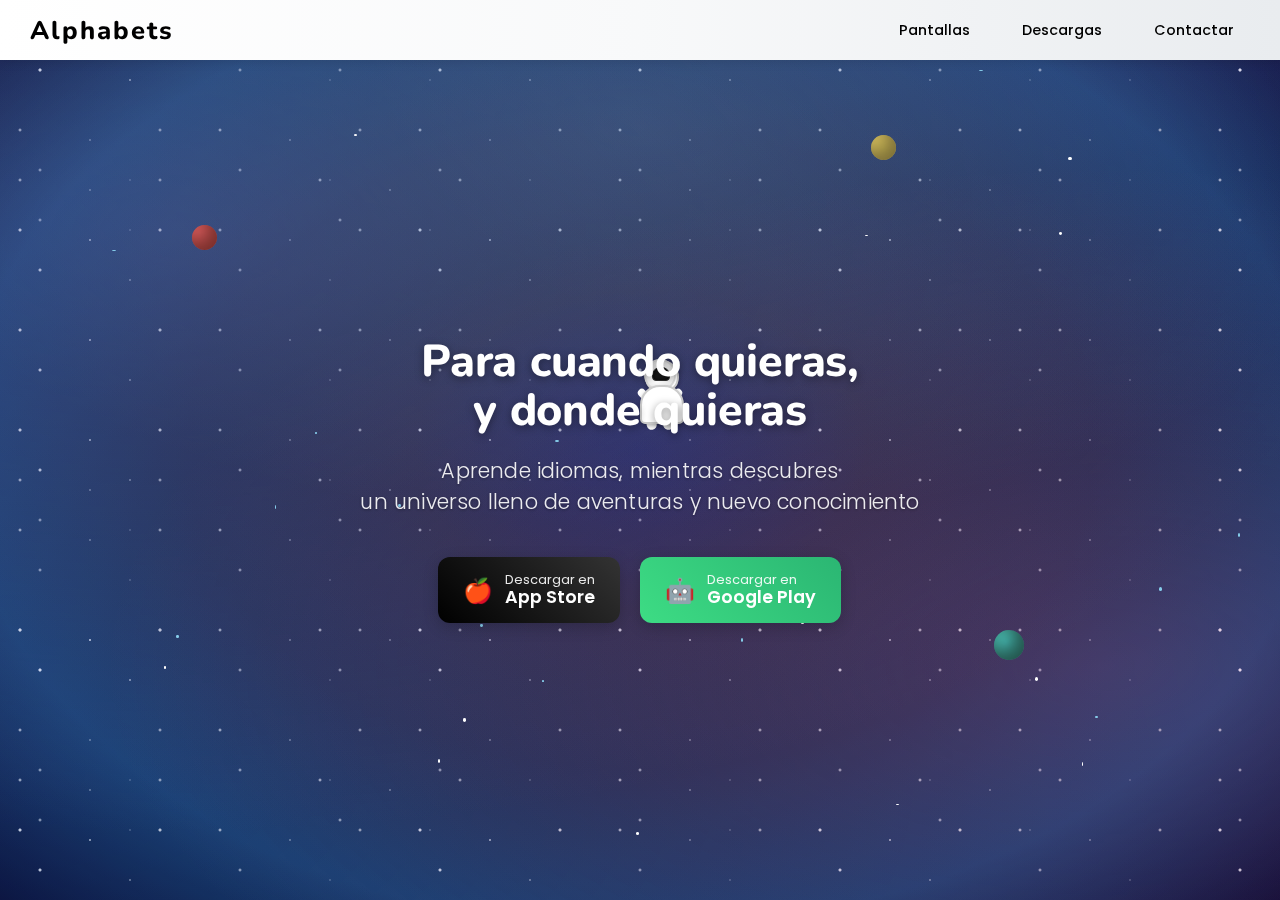
<file: index.html>
<!DOCTYPE html>
<html lang="es">
<head>
    <meta charset="UTF-8">
    <meta name="viewport" content="width=device-width, initial-scale=1.0">
    <title>Aprende Cuando Quieras</title>
    <script>
        // Redirección HTTPS inteligente
        if (location.protocol !== 'https:' && location.hostname !== 'localhost' && location.hostname !== '127.0.0.1') {
            // Solo redirigir si no hay error de certificado
            fetch('https:' + location.href.substring(location.protocol.length), { method: 'HEAD' })
                .then(() => {
                    location.replace('https:' + location.href.substring(location.protocol.length));
                })
                .catch(() => {
                    // Si HTTPS falla, mantener HTTP
                    console.log('HTTPS no disponible, manteniendo HTTP');
                });
        }
    </script>
    <link rel="preconnect" href="https://fonts.googleapis.com">
    <link rel="preconnect" href="https://fonts.gstatic.com" crossorigin>
    <link href="https://fonts.googleapis.com/css2?family=Quicksand:wght@300;400;500;600;700&family=Poppins:wght@300;400;500;600&family=Nunito:wght@400;600;700;800&display=swap" rel="stylesheet">
    <link rel="stylesheet" href="css/styles.css">
</head>
<body>
    <!-- Fondo del universo -->
    <div class="universe-bg">
        <div class="stars"></div>
        <div class="stars"></div>
        <div class="stars"></div>
        <div class="nebula"></div>
        
        <div class="planet planet-1"></div>
        <div class="planet planet-2"></div>
        <div class="planet planet-3"></div>
        
        <div class="astronaut">
            <div class="astronaut-helmet"></div>
            <div class="astronaut-arm-left"></div>
            <div class="astronaut-arm-right"></div>
            <div class="astronaut-leg-left"></div>
            <div class="astronaut-leg-right"></div>
        </div>
 

    </div>
    
    <!-- Barra superior -->
    <div class="top-bar">
        <h2>Alphabets</h2>
        <nav class="top-menu">
            <button class="menu-btn">Pantallas</button>
            <button class="menu-btn">Descargas</button>
            <button class="menu-btn contact-btn">Contactar</button>
            <div class="contact-dropdown">
                <div class="contact-content">
                    <span class="contact-email">hello@alphabetsuniverse.com</span>
                </div>
            </div>
        </nav>
    </div>
    

    

    
    <div class="container">
        <h1>Para cuando quieras,<br>y donde quieras</h1>
        <p class="subtitle">Aprende idiomas, mientras descubres<br> un universo lleno de aventuras y nuevo conocimiento</p>
        <div class="download-buttons">
            <button class="download-btn ios-btn">
                <span class="btn-icon">🍎</span>
                <span class="btn-text">
                    <span class="btn-title">Descargar en</span>
                    <span class="btn-platform">App Store</span>
                </span>
            </button>
            <button class="download-btn android-btn">
                <span class="btn-icon">🤖</span>
                <span class="btn-text">
                    <span class="btn-title">Descargar en</span>
                    <span class="btn-platform">Google Play</span>
                </span>
            </button>
        </div>
    </div>
    <script src="js/main.js"></script>
</body>
</html>
</file>
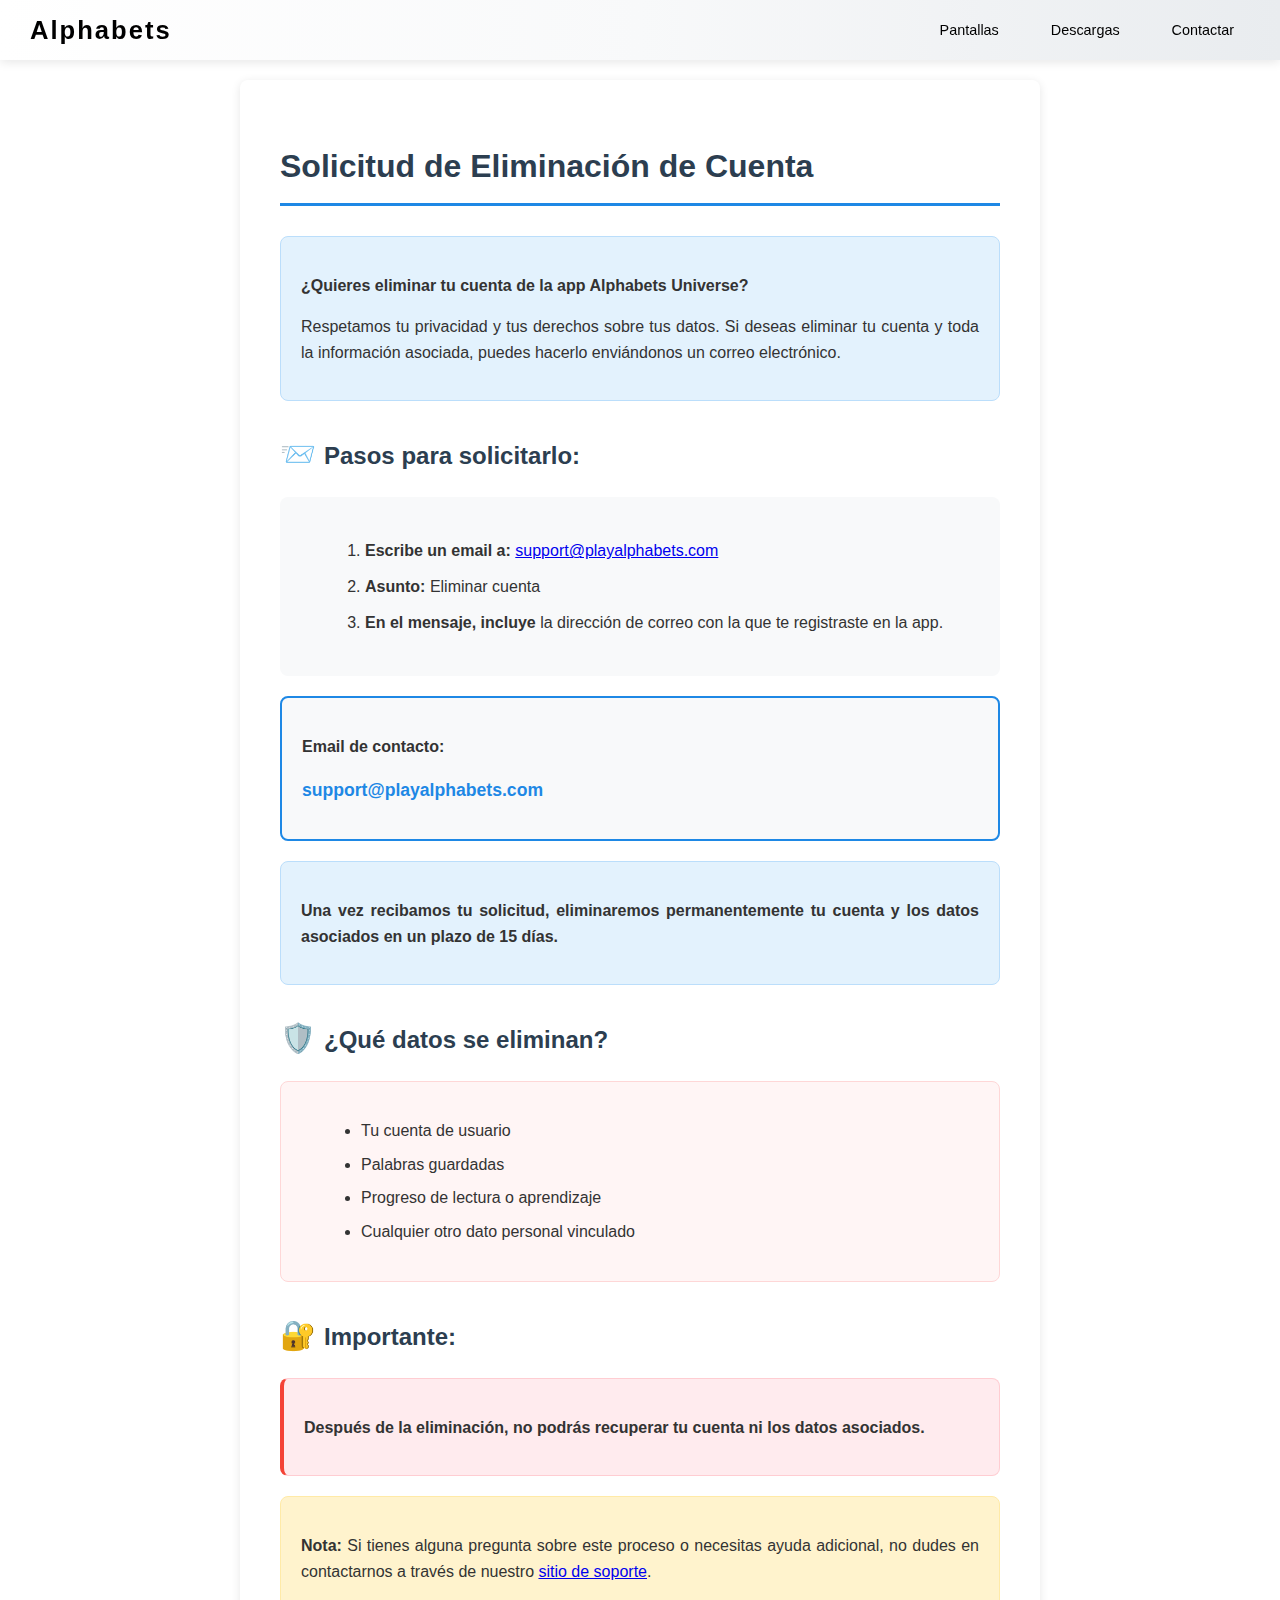
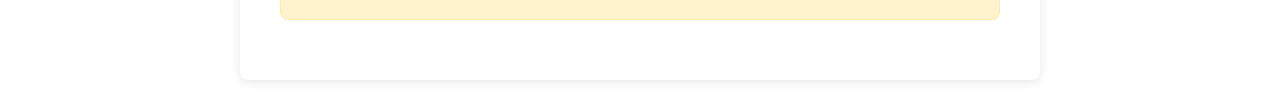
<file: eliminar-cuenta.html>
<!DOCTYPE html>
<html lang="es">
<head>
    <meta charset="UTF-8">
    <meta name="viewport" content="width=device-width, initial-scale=1.0">
    <title>Solicitud de Eliminación de Cuenta - Alphabets</title>
    <style>
        body {
            font-family: 'Segoe UI', Tahoma, Geneva, Verdana, sans-serif;
            line-height: 1.6;
            color: #333;
            max-width: 800px;
            margin: 0 auto;
            padding: 20px;
            background-color: white;
            padding-top: 80px; /* Espacio para la cabecera */
        }
        
        /* Barra superior blanca */
        .top-bar {
            position: fixed;
            top: 0;
            left: 0;
            right: 0;
            height: 60px;
            background: linear-gradient(90deg, #ffffff, #f8f9fa, #e9ecef);
            box-shadow: 0 2px 10px rgba(0, 0, 0, 0.1);
            display: flex;
            align-items: center;
            justify-content: space-between;
            padding: 0 30px;
            z-index: 2000;
        }

        .top-bar h2 {
            color: #000000;
            font-size: 1.6rem;
            font-family: 'Nunito', 'Quicksand', sans-serif;
            font-weight: 800;
            margin: 0;
            text-shadow: 0 1px 2px rgba(255, 255, 255, 0.5);
            letter-spacing: 2px;
        }

        .top-bar h2 a {
            text-decoration: none;
            color: inherit;
            transition: all 0.3s ease;
        }

        .top-bar h2 a:hover {
            color: #1E88E5;
            transform: scale(1.05);
        }

        /* Menú superior */
        .top-menu {
            display: flex;
            gap: 20px;
            align-items: center;
            position: relative;
        }

        .menu-btn {
            background: transparent;
            border: none;
            color: #000000;
            font-size: 0.9rem;
            font-weight: 500;
            padding: 8px 16px;
            border-radius: 6px;
            cursor: pointer;
            transition: all 0.3s ease;
            font-family: inherit;
        }

        .menu-btn:hover {
            background: rgba(0, 0, 0, 0.1);
            transform: translateY(-1px);
        }

        .menu-btn:active {
            transform: translateY(0);
        }

        /* Dropdown de contacto */
        .contact-dropdown {
            position: absolute;
            top: 100%;
            right: 0;
            background: white;
            border-radius: 8px;
            box-shadow: 0 4px 20px rgba(0, 0, 0, 0.15);
            opacity: 0;
            visibility: hidden;
            transform: translateY(-10px);
            transition: all 0.3s ease;
            z-index: 3000;
            margin-top: 10px;
            min-width: 250px;
        }

        .contact-dropdown.active {
            opacity: 1;
            visibility: visible;
            transform: translateY(0);
        }

        .contact-content {
            padding: 15px 20px;
            border-radius: 8px;
        }

        .contact-email {
            color: #333;
            font-family: 'Quicksand', sans-serif;
            font-size: 0.95rem;
            font-weight: 500;
            letter-spacing: 0.5px;
        }

        /* Flecha del dropdown */
        .contact-dropdown::before {
            content: '';
            position: absolute;
            top: -6px;
            right: 20px;
            width: 0;
            height: 0;
            border-left: 6px solid transparent;
            border-right: 6px solid transparent;
            border-bottom: 6px solid white;
        }

        .container {
            background: white;
            padding: 40px;
            border-radius: 8px;
            box-shadow: 0 2px 10px rgba(0,0,0,0.1);
        }

        h1 {
            color: #2C3E50;
            border-bottom: 3px solid #1E88E5;
            padding-bottom: 10px;
            margin-bottom: 30px;
        }

        h2 {
            color: #2C3E50;
            margin-top: 30px;
            margin-bottom: 15px;
        }

        h3 {
            color: #2C3E50;
            margin-top: 25px;
            margin-bottom: 10px;
        }

        p {
            margin-bottom: 15px;
            text-align: justify;
        }

        .warning-box {
            background: #fff3cd;
            border: 1px solid #ffeaa7;
            border-radius: 8px;
            padding: 20px;
            margin: 20px 0;
        }

        .info-box {
            background: #e3f2fd;
            border: 1px solid #bbdefb;
            border-radius: 8px;
            padding: 20px;
            margin: 20px 0;
        }

        .email-box {
            background: #f8f9fa;
            border: 2px solid #1E88E5;
            border-radius: 8px;
            padding: 20px;
            margin: 20px 0;
            text-align: center;
        }

        .email-box a {
            color: #1E88E5;
            text-decoration: none;
            font-weight: bold;
            font-size: 1.1em;
        }

        .email-box a:hover {
            text-decoration: underline;
        }

        .steps {
            background: #f8f9fa;
            border-radius: 8px;
            padding: 25px;
            margin: 20px 0;
        }

        .steps ol {
            margin-left: 20px;
        }

        .steps li {
            margin-bottom: 10px;
        }

        .data-list {
            background: #fff5f5;
            border: 1px solid #fed7d7;
            border-radius: 8px;
            padding: 20px;
            margin: 20px 0;
        }

        .data-list ul {
            margin-left: 20px;
        }

        .data-list li {
            margin-bottom: 8px;
        }

        .important-note {
            background: #ffebee;
            border: 1px solid #ffcdd2;
            border-radius: 8px;
            padding: 20px;
            margin: 20px 0;
            border-left: 4px solid #f44336;
        }

        .emoji {
            font-size: 1.2em;
            margin-right: 8px;
        }
    </style>
</head>
<body>
    <!-- Barra superior -->
    <div class="top-bar">
        <h2><a href="index.html">Alphabets</a></h2>
        <nav class="top-menu">
            <button class="menu-btn">Pantallas</button>
            <button class="menu-btn">Descargas</button>
            <button class="menu-btn contact-btn">Contactar</button>
            <div class="contact-dropdown">
                <div class="contact-content">
                    <span class="contact-email">hello@alphabetsuniverse.com</span>
                </div>
            </div>
        </nav>
    </div>

    <div class="container">
        <h1>Solicitud de Eliminación de Cuenta</h1>

        <div class="info-box">
            <p><strong>¿Quieres eliminar tu cuenta de la app Alphabets Universe?</strong></p>
            <p>Respetamos tu privacidad y tus derechos sobre tus datos. Si deseas eliminar tu cuenta y toda la información asociada, puedes hacerlo enviándonos un correo electrónico.</p>
        </div>

        <h2><span class="emoji">📨</span>Pasos para solicitarlo:</h2>

        <div class="steps">
            <ol>
                <li><strong>Escribe un email a:</strong> <a href="mailto:support@playalphabets.com">support@playalphabets.com</a></li>
                <li><strong>Asunto:</strong> Eliminar cuenta</li>
                <li><strong>En el mensaje, incluye</strong> la dirección de correo con la que te registraste en la app.</li>
            </ol>
        </div>

        <div class="email-box">
            <p><strong>Email de contacto:</strong></p>
            <p><a href="mailto:support@playalphabets.com">support@playalphabets.com</a></p>
        </div>

        <div class="info-box">
            <p><strong>Una vez recibamos tu solicitud, eliminaremos permanentemente tu cuenta y los datos asociados en un plazo de 15 días.</strong></p>
        </div>

        <h2><span class="emoji">🛡️</span>¿Qué datos se eliminan?</h2>

        <div class="data-list">
            <ul>
                <li>Tu cuenta de usuario</li>
                <li>Palabras guardadas</li>
                <li>Progreso de lectura o aprendizaje</li>
                <li>Cualquier otro dato personal vinculado</li>
            </ul>
        </div>

        <h2><span class="emoji">🔐</span>Importante:</h2>

        <div class="important-note">
            <p><strong>Después de la eliminación, no podrás recuperar tu cuenta ni los datos asociados.</strong></p>
        </div>

        <div class="warning-box">
            <p><strong>Nota:</strong> Si tienes alguna pregunta sobre este proceso o necesitas ayuda adicional, no dudes en contactarnos a través de nuestro <a href="privacidad-terminos.html">sitio de soporte</a>.</p>
        </div>
    </div>

    <script>
        // Funcionalidad del dropdown de contacto
        document.addEventListener('DOMContentLoaded', function() {
            const contactBtn = document.querySelector('.contact-btn');
            const contactDropdown = document.querySelector('.contact-dropdown');
            
            if (contactBtn && contactDropdown) {
                contactBtn.addEventListener('click', function(e) {
                    e.stopPropagation();
                    contactDropdown.classList.toggle('active');
                });
                
                // Cerrar dropdown al hacer clic fuera
                document.addEventListener('click', function() {
                    contactDropdown.classList.remove('active');
                });
            }
        });
    </script>
</body>
</html>
</file>
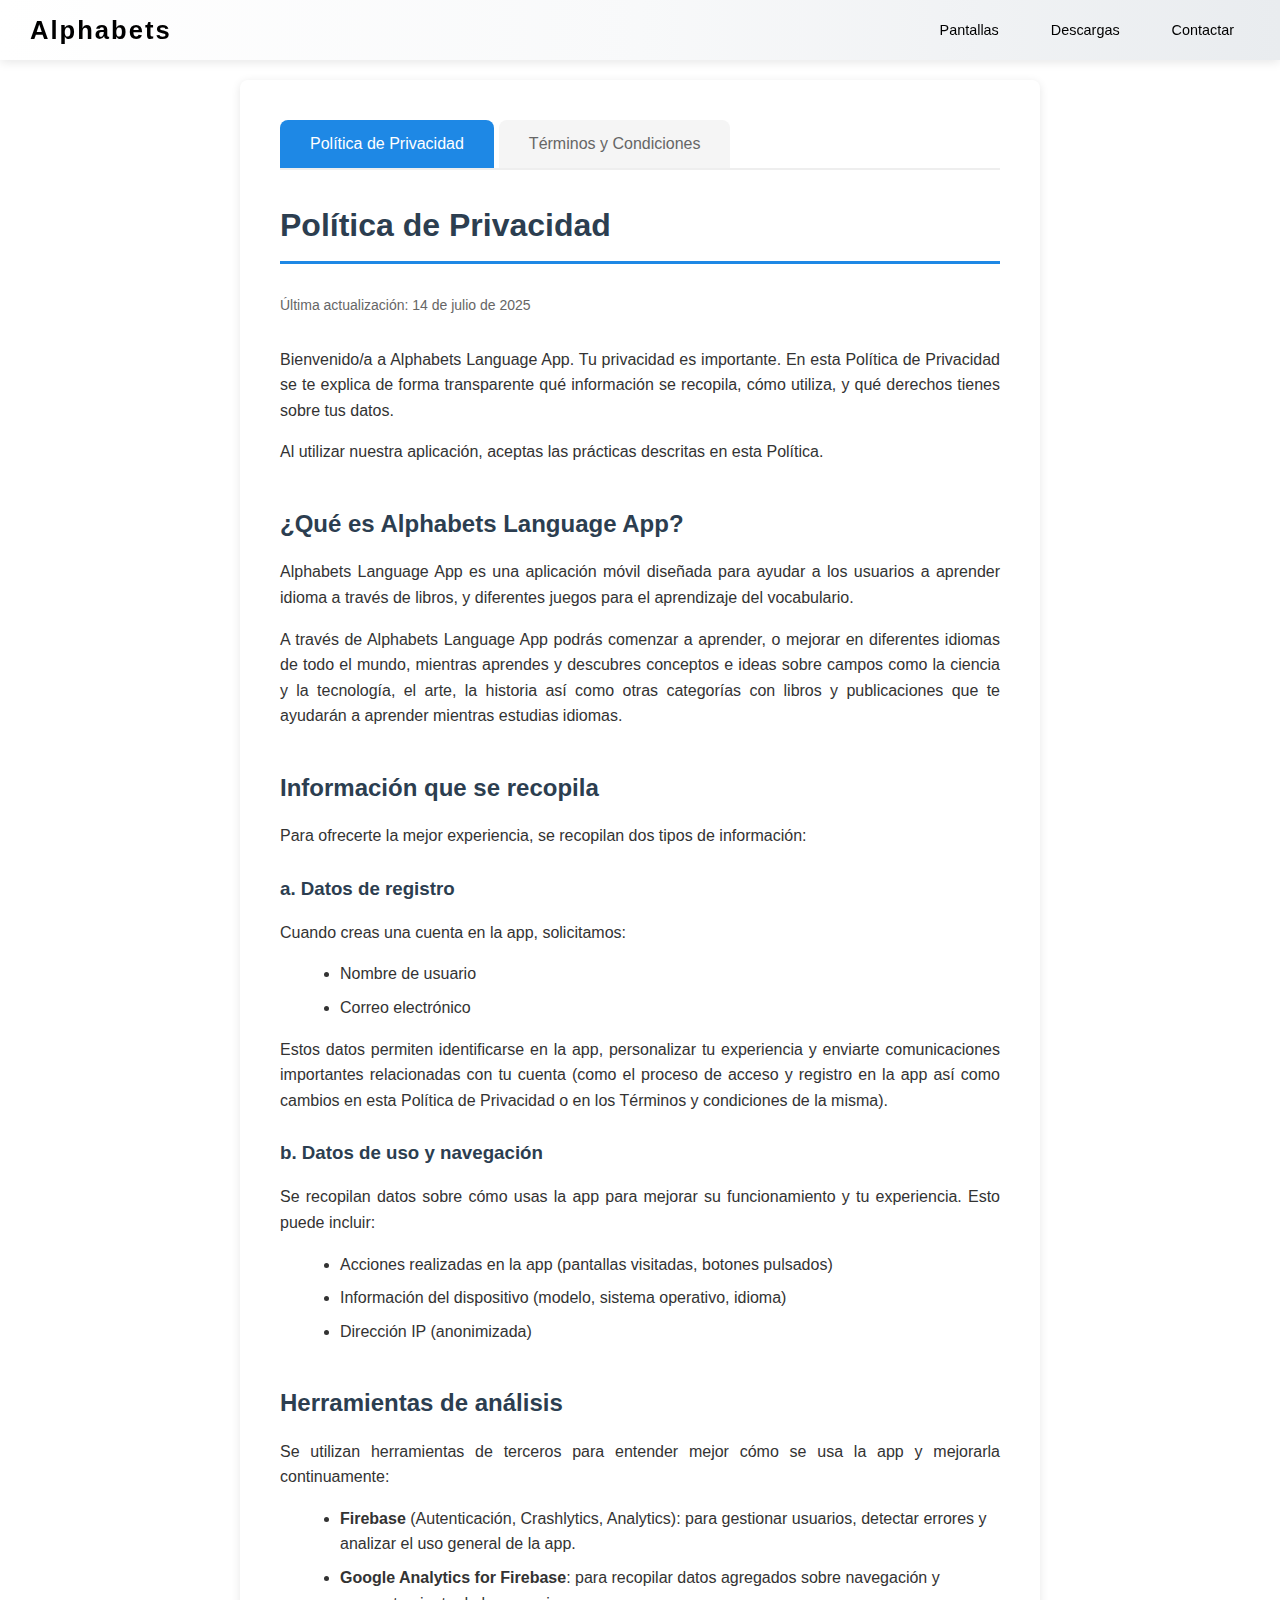
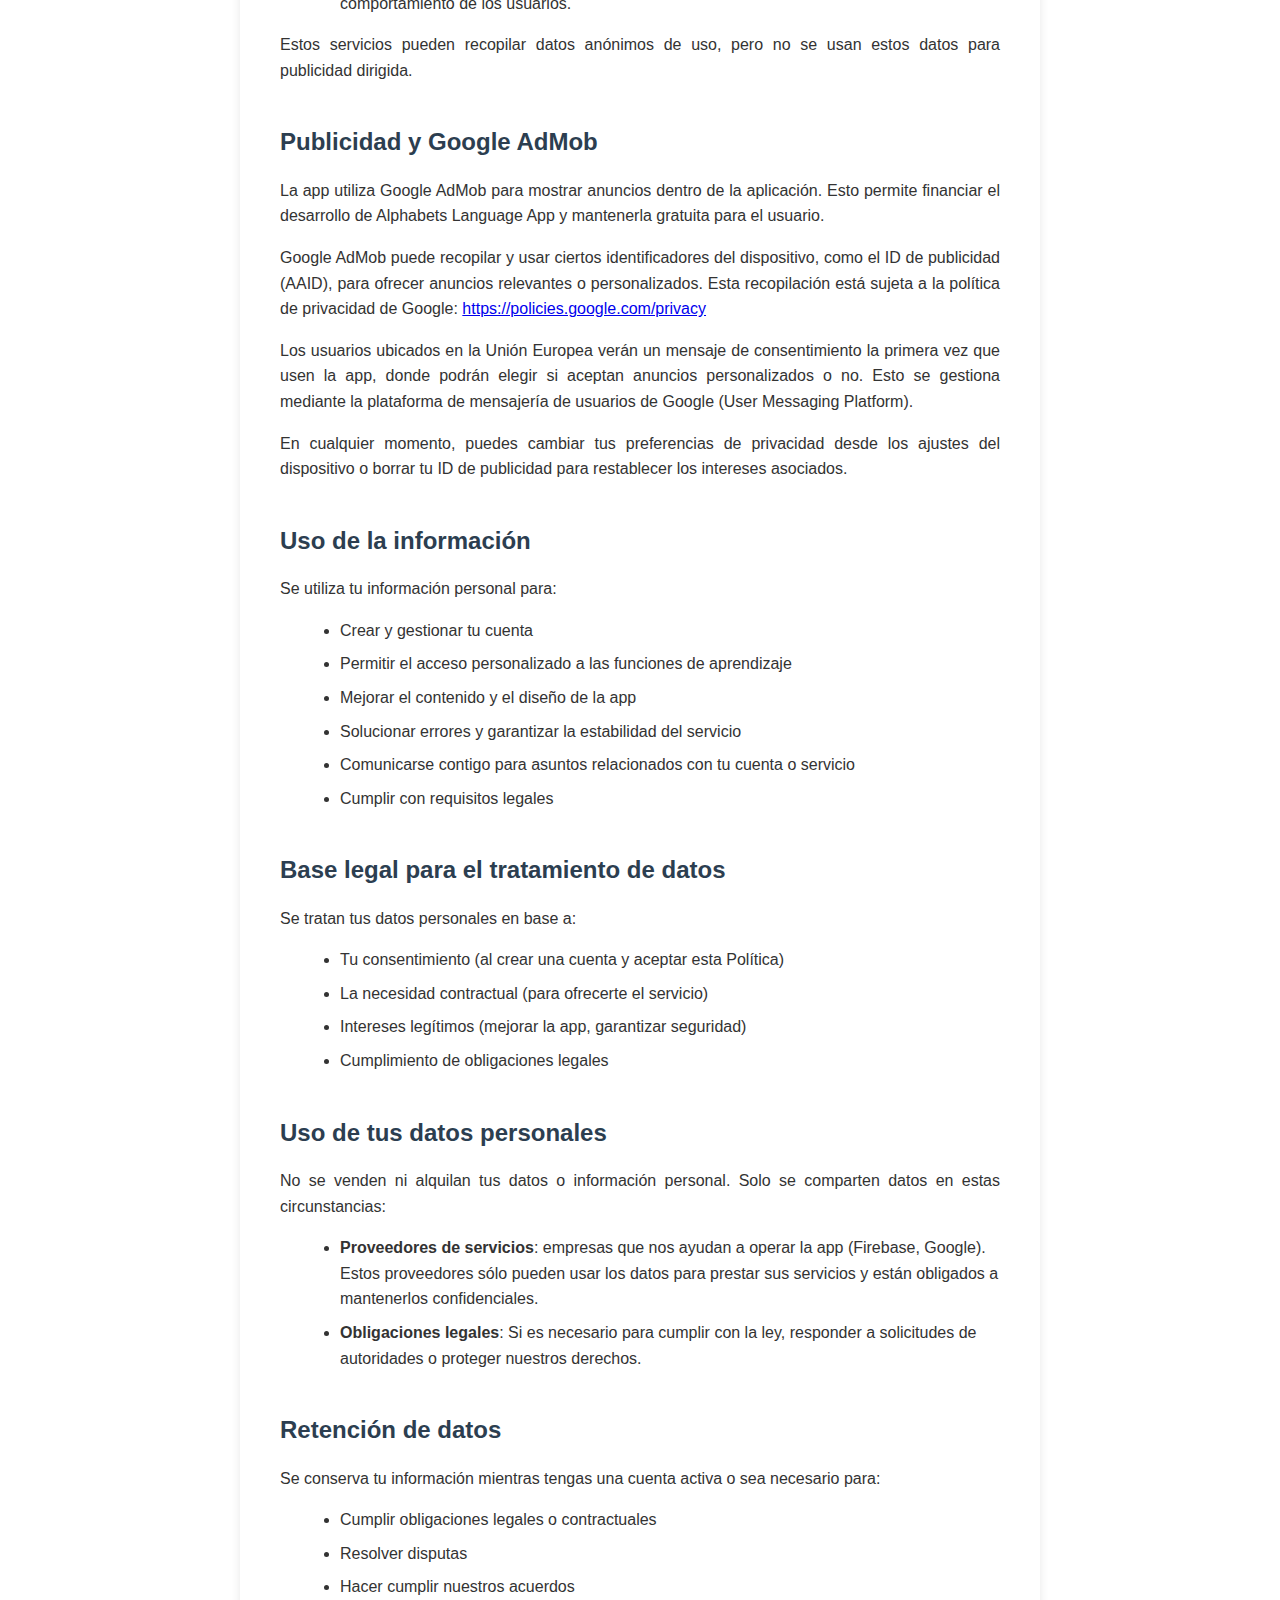
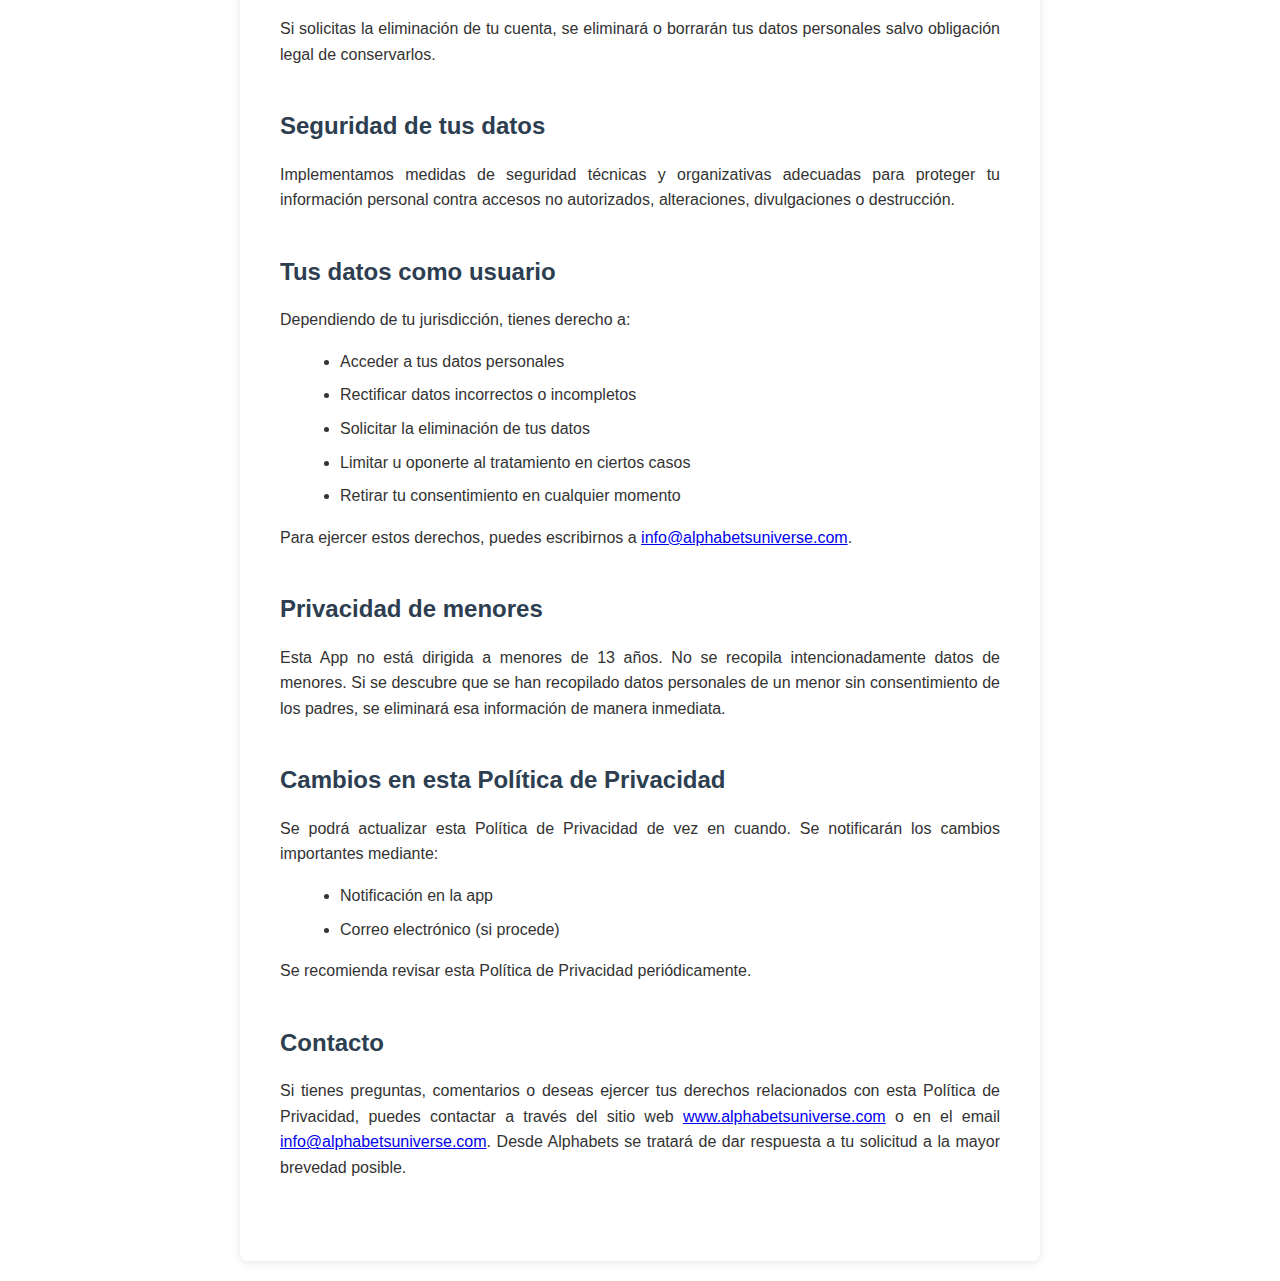
<file: privacidad-terminos.html>
<!DOCTYPE html>
<html lang="es">
<head>
    <meta charset="UTF-8">
    <meta name="viewport" content="width=device-width, initial-scale=1.0">
    <title>Política de Privacidad y Términos - Alphabets</title>
    <style>
        body {
            font-family: 'Segoe UI', Tahoma, Geneva, Verdana, sans-serif;
            line-height: 1.6;
            color: #333;
            max-width: 800px;
            margin: 0 auto;
            padding: 20px;
            background-color: white;
            padding-top: 80px; /* Espacio para la cabecera */
        }
        
        /* Barra superior blanca */
        .top-bar {
            position: fixed;
            top: 0;
            left: 0;
            right: 0;
            height: 60px;
            background: linear-gradient(90deg, #ffffff, #f8f9fa, #e9ecef);
            box-shadow: 0 2px 10px rgba(0, 0, 0, 0.1);
            display: flex;
            align-items: center;
            justify-content: space-between;
            padding: 0 30px;
            z-index: 2000;
        }

        .top-bar h2 {
            color: #000000;
            font-size: 1.6rem;
            font-family: 'Nunito', 'Quicksand', sans-serif;
            font-weight: 800;
            margin: 0;
            text-shadow: 0 1px 2px rgba(255, 255, 255, 0.5);
            letter-spacing: 2px;
        }

        /* Menú superior */
        .top-menu {
            display: flex;
            gap: 20px;
            align-items: center;
            position: relative;
        }

        .menu-btn {
            background: transparent;
            border: none;
            color: #000000;
            font-size: 0.9rem;
            font-weight: 500;
            padding: 8px 16px;
            border-radius: 6px;
            cursor: pointer;
            transition: all 0.3s ease;
            font-family: inherit;
        }

        .menu-btn:hover {
            background: rgba(0, 0, 0, 0.1);
            transform: translateY(-1px);
        }

        .menu-btn:active {
            transform: translateY(0);
        }

        /* Dropdown de contacto */
        .contact-dropdown {
            position: absolute;
            top: 100%;
            right: 0;
            background: white;
            border-radius: 8px;
            box-shadow: 0 4px 20px rgba(0, 0, 0, 0.15);
            opacity: 0;
            visibility: hidden;
            transform: translateY(-10px);
            transition: all 0.3s ease;
            z-index: 3000;
            margin-top: 10px;
            min-width: 250px;
        }

        .contact-dropdown.active {
            opacity: 1;
            visibility: visible;
            transform: translateY(0);
        }

        .contact-content {
            padding: 15px 20px;
            border-radius: 8px;
        }

        .contact-email {
            color: #333;
            font-family: 'Quicksand', sans-serif;
            font-size: 0.95rem;
            font-weight: 500;
            letter-spacing: 0.5px;
        }

        /* Flecha del dropdown */
        .contact-dropdown::before {
            content: '';
            position: absolute;
            top: -6px;
            right: 20px;
            width: 0;
            height: 0;
            border-left: 6px solid transparent;
            border-right: 6px solid transparent;
            border-bottom: 6px solid white;
        }
        .container {
            background: white;
            padding: 40px;
            border-radius: 8px;
            box-shadow: 0 2px 10px rgba(0,0,0,0.1);
        }
        h1 {
            color: #2C3E50;
            border-bottom: 3px solid #1E88E5;
            padding-bottom: 10px;
            margin-bottom: 30px;
        }
        h2 {
            color: #2C3E50;
            margin-top: 30px;
            margin-bottom: 15px;
        }
        h3 {
            color: #2C3E50;
            margin-top: 25px;
            margin-bottom: 10px;
        }
        p {
            margin-bottom: 15px;
            text-align: justify;
        }
        .date {
            color: #666;
            font-size: 14px;
            margin-bottom: 30px;
        }
        .section {
            margin-bottom: 40px;
        }
        .nav-tabs {
            display: flex;
            margin-bottom: 30px;
            border-bottom: 2px solid #eee;
        }
        .nav-tab {
            padding: 15px 30px;
            background: #f5f5f5;
            border: none;
            cursor: pointer;
            font-size: 16px;
            font-weight: 500;
            color: #666;
            border-radius: 8px 8px 0 0;
            margin-right: 5px;
        }
        .nav-tab.active {
            background: #1E88E5;
            color: white;
        }
        .content {
            display: none;
        }
        .content.active {
            display: block;
        }
        ul {
            margin-left: 20px;
        }
        li {
            margin-bottom: 8px;
        }
    </style>
</head>
<body>
    <!-- Barra superior -->
    <div class="top-bar">
        <h2>Alphabets</h2>
        <nav class="top-menu">
            <button class="menu-btn">Pantallas</button>
            <button class="menu-btn">Descargas</button>
            <button class="menu-btn contact-btn">Contactar</button>
            <div class="contact-dropdown">
                <div class="contact-content">
                    <span class="contact-email">hello@alphabetsuniverse.com</span>
                </div>
            </div>
        </nav>
    </div>

    <div class="container">
        <div class="nav-tabs">
            <button class="nav-tab active" onclick="showTab('privacidad')">Política de Privacidad</button>
            <button class="nav-tab" onclick="showTab('terminos')">Términos y Condiciones</button>
        </div>

        <!-- Política de Privacidad -->
        <div id="privacidad" class="content active">
            <h1>Política de Privacidad</h1>
            <div class="date">Última actualización: 14 de julio de 2025</div>

            <div class="section">
                <p>Bienvenido/a a Alphabets Language App. Tu privacidad es importante. En esta Política de Privacidad se te explica de forma transparente qué información se recopila, cómo utiliza, y qué derechos tienes sobre tus datos.</p>
                <p>Al utilizar nuestra aplicación, aceptas las prácticas descritas en esta Política.</p>
            </div>

            <div class="section">
                <h2>¿Qué es Alphabets Language App?</h2>
                <p>Alphabets Language App es una aplicación móvil diseñada para ayudar a los usuarios a aprender idioma a través de libros, y diferentes juegos para el aprendizaje del vocabulario.</p>
                <p>A través de Alphabets Language App podrás comenzar a aprender, o mejorar en diferentes idiomas de todo el mundo, mientras aprendes y descubres conceptos e ideas sobre campos como la ciencia y la tecnología, el arte, la historia así como otras categorías con libros y publicaciones que te ayudarán a aprender mientras estudias idiomas.</p>
            </div>

            <div class="section">
                <h2>Información que se recopila</h2>
                <p>Para ofrecerte la mejor experiencia, se recopilan dos tipos de información:</p>
                
                <h3>a. Datos de registro</h3>
                <p>Cuando creas una cuenta en la app, solicitamos:</p>
                <ul>
                    <li>Nombre de usuario</li>
                    <li>Correo electrónico</li>
                </ul>
                <p>Estos datos permiten identificarse en la app, personalizar tu experiencia y enviarte comunicaciones importantes relacionadas con tu cuenta (como el proceso de acceso y registro en la app así como cambios en esta Política de Privacidad o en los Términos y condiciones de la misma).</p>

                <h3>b. Datos de uso y navegación</h3>
                <p>Se recopilan datos sobre cómo usas la app para mejorar su funcionamiento y tu experiencia. Esto puede incluir:</p>
                <ul>
                    <li>Acciones realizadas en la app (pantallas visitadas, botones pulsados)</li>
                    <li>Información del dispositivo (modelo, sistema operativo, idioma)</li>
                    <li>Dirección IP (anonimizada)</li>
                </ul>
            </div>

            <div class="section">
                <h2>Herramientas de análisis</h2>
                <p>Se utilizan herramientas de terceros para entender mejor cómo se usa la app y mejorarla continuamente:</p>
                <ul>
                    <li><strong>Firebase</strong> (Autenticación, Crashlytics, Analytics): para gestionar usuarios, detectar errores y analizar el uso general de la app.</li>
                    <li><strong>Google Analytics for Firebase</strong>: para recopilar datos agregados sobre navegación y comportamiento de los usuarios.</li>
                </ul>
                <p>Estos servicios pueden recopilar datos anónimos de uso, pero no se usan estos datos para publicidad dirigida.</p>
            </div>

            <div class="section">
                <h2>Publicidad y Google AdMob</h2>
                <p>La app utiliza Google AdMob para mostrar anuncios dentro de la aplicación. Esto permite financiar el desarrollo de Alphabets Language App y mantenerla gratuita para el usuario.</p>
                <p>Google AdMob puede recopilar y usar ciertos identificadores del dispositivo, como el ID de publicidad (AAID), para ofrecer anuncios relevantes o personalizados. Esta recopilación está sujeta a la política de privacidad de Google: <a href="https://policies.google.com/privacy" target="_blank">https://policies.google.com/privacy</a></p>
                <p>Los usuarios ubicados en la Unión Europea verán un mensaje de consentimiento la primera vez que usen la app, donde podrán elegir si aceptan anuncios personalizados o no. Esto se gestiona mediante la plataforma de mensajería de usuarios de Google (User Messaging Platform).</p>
                <p>En cualquier momento, puedes cambiar tus preferencias de privacidad desde los ajustes del dispositivo o borrar tu ID de publicidad para restablecer los intereses asociados.</p>
            </div>

            <div class="section">
                <h2>Uso de la información</h2>
                <p>Se utiliza tu información personal para:</p>
                <ul>
                    <li>Crear y gestionar tu cuenta</li>
                    <li>Permitir el acceso personalizado a las funciones de aprendizaje</li>
                    <li>Mejorar el contenido y el diseño de la app</li>
                    <li>Solucionar errores y garantizar la estabilidad del servicio</li>
                    <li>Comunicarse contigo para asuntos relacionados con tu cuenta o servicio</li>
                    <li>Cumplir con requisitos legales</li>
                </ul>
            </div>

            <div class="section">
                <h2>Base legal para el tratamiento de datos</h2>
                <p>Se tratan tus datos personales en base a:</p>
                <ul>
                    <li>Tu consentimiento (al crear una cuenta y aceptar esta Política)</li>
                    <li>La necesidad contractual (para ofrecerte el servicio)</li>
                    <li>Intereses legítimos (mejorar la app, garantizar seguridad)</li>
                    <li>Cumplimiento de obligaciones legales</li>
                </ul>
            </div>

            <div class="section">
                <h2>Uso de tus datos personales</h2>
                <p>No se venden ni alquilan tus datos o información personal. Solo se comparten datos en estas circunstancias:</p>
                <ul>
                    <li><strong>Proveedores de servicios</strong>: empresas que nos ayudan a operar la app (Firebase, Google). Estos proveedores sólo pueden usar los datos para prestar sus servicios y están obligados a mantenerlos confidenciales.</li>
                    <li><strong>Obligaciones legales</strong>: Si es necesario para cumplir con la ley, responder a solicitudes de autoridades o proteger nuestros derechos.</li>
                </ul>
            </div>

            <div class="section">
                <h2>Retención de datos</h2>
                <p>Se conserva tu información mientras tengas una cuenta activa o sea necesario para:</p>
                <ul>
                    <li>Cumplir obligaciones legales o contractuales</li>
                    <li>Resolver disputas</li>
                    <li>Hacer cumplir nuestros acuerdos</li>
                </ul>
                <p>Si solicitas la eliminación de tu cuenta, se eliminará o borrarán tus datos personales salvo obligación legal de conservarlos.</p>
            </div>

            <div class="section">
                <h2>Seguridad de tus datos</h2>
                <p>Implementamos medidas de seguridad técnicas y organizativas adecuadas para proteger tu información personal contra accesos no autorizados, alteraciones, divulgaciones o destrucción.</p>
            </div>

            <div class="section">
                <h2>Tus datos como usuario</h2>
                <p>Dependiendo de tu jurisdicción, tienes derecho a:</p>
                <ul>
                    <li>Acceder a tus datos personales</li>
                    <li>Rectificar datos incorrectos o incompletos</li>
                    <li>Solicitar la eliminación de tus datos</li>
                    <li>Limitar u oponerte al tratamiento en ciertos casos</li>
                    <li>Retirar tu consentimiento en cualquier momento</li>
                </ul>
                <p>Para ejercer estos derechos, puedes escribirnos a <a href="mailto:info@alphabetsuniverse.com">info@alphabetsuniverse.com</a>.</p>
            </div>

            <div class="section">
                <h2>Privacidad de menores</h2>
                <p>Esta App no está dirigida a menores de 13 años. No se recopila intencionadamente datos de menores. Si se descubre que se han recopilado datos personales de un menor sin consentimiento de los padres, se eliminará esa información de manera inmediata.</p>
            </div>

            <div class="section">
                <h2>Cambios en esta Política de Privacidad</h2>
                <p>Se podrá actualizar esta Política de Privacidad de vez en cuando. Se notificarán los cambios importantes mediante:</p>
                <ul>
                    <li>Notificación en la app</li>
                    <li>Correo electrónico (si procede)</li>
                </ul>
                <p>Se recomienda revisar esta Política de Privacidad periódicamente.</p>
            </div>

            <div class="section">
                <h2>Contacto</h2>
                <p>Si tienes preguntas, comentarios o deseas ejercer tus derechos relacionados con esta Política de Privacidad, puedes contactar a través del sitio web <a href="https://www.alphabetsuniverse.com">www.alphabetsuniverse.com</a> o en el email <a href="mailto:info@alphabetsuniverse.com">info@alphabetsuniverse.com</a>. Desde Alphabets se tratará de dar respuesta a tu solicitud a la mayor brevedad posible.</p>
            </div>
        </div>

        <!-- Términos y Condiciones -->
        <div id="terminos" class="content">
            <h1>Términos y Condiciones</h1>
            <div class="date">Última actualización: 14 de julio de 2025</div>

            <div class="section">
                <p>Por favor, lee estos Términos y Condiciones antes de utilizar Alphabets Language App. El uso de la aplicación implica la aceptación plena y sin reservas de estas condiciones.</p>
            </div>

            <div class="section">
                <h2>Descripción del servicio</h2>
                <p>Alphabets Language App es una aplicación móvil destinada al aprendizaje de idiomas. Permite:</p>
                <ul>
                    <li>Leer libros en diferentes idiomas, con la opción de traducir párrafos al idioma de destino con un solo click.</li>
                    <li>Acceder a un área de aprendizaje de vocabulario, donde se presentan palabras en un idioma junto a su traducción en otro idioma.</li>
                    <li>Destapar palabras para comprobar el conocimiento previo y guardar aquellas que se deseen repasar.</li>
                    <li>Al hacer click sobre una palabra, se abre el navegador con ChatGPT para proponer un juego de traducción de frases usando dicha palabra.</li>
                </ul>
                <p>El servicio se ofrece exclusivamente para uso personal y educativo.</p>
            </div>

            <div class="section">
                <h2>Aceptación de las condiciones</h2>
                <p>El acceso y uso de la aplicación implica la aceptación de estos Términos y Condiciones. Si no se está de acuerdo con ellos, se recomienda no utilizar la aplicación.</p>
            </div>

            <div class="section">
                <h2>Registro de usuario</h2>
                <p>Para acceder a ciertas funcionalidades, se puede solicitar la creación de una cuenta mediante:</p>
                <ul>
                    <li>Correo electrónico</li>
                    <li>Nombre de usuario</li>
                </ul>
                <p>El usuario se compromete a proporcionar información veraz y a mantenerla actualizada.</p>
            </div>

            <div class="section">
                <h2>Uso permitido</h2>
                <p>El uso de Alphabets Language App se limita a fines personales, educativos y no comerciales. Está prohibido:</p>
                <ul>
                    <li>Distribuir, reproducir o explotar el contenido de la aplicación para fines comerciales sin autorización expresa.</li>
                    <li>Utilizar la app de forma que pueda dañar, sobrecargar o deteriorar su funcionamiento.</li>
                    <li>Intentar acceder sin autorización a sistemas o redes relacionados con la aplicación.</li>
                </ul>
            </div>

            <div class="section">
                <h2>Contenido y propiedad intelectual</h2>
                <p>Todos los contenidos disponibles en la aplicación (incluyendo textos, diseños, funcionalidades, traducciones automáticas y bases de datos de vocabulario) están protegidos por derechos de propiedad intelectual y solo pueden ser utilizados conforme a estos Términos.</p>
                <p>Queda prohibida cualquier reproducción, distribución o uso no autorizado del contenido sin permiso expreso de los titulares de los derechos.</p>
            </div>

            <div class="section">
                <h2>Funcionalidades externas</h2>
                <p>Algunas funciones pueden abrir el navegador y enlazar a servicios externos, como ChatGPT, para proponer juegos o actividades adicionales. Dichos servicios externos son gestionados por terceros y están sujetos a sus propias condiciones de uso y políticas de privacidad. Alphabets Language App no se responsabiliza del contenido o funcionamiento de dichos servicios externos.</p>
            </div>

            <div class="section">
                <h2>Datos personales</h2>
                <p>El uso de la aplicación implica la aceptación de la Política de Privacidad, donde se detalla el tratamiento de la información personal. Se recomienda consultar la Política de Privacidad disponible en la aplicación o en el sitio web oficial.</p>
            </div>

            <div class="section">
                <h2>Limitación de responsabilidad</h2>
                <p>El uso de la aplicación se realiza bajo la responsabilidad del usuario. No se garantiza que el servicio esté libre de errores o interrupciones.</p>
                <p>En ningún caso Alphabets Universe será responsable por daños directos o indirectos derivados del uso o la imposibilidad de uso de la aplicación, incluyendo la pérdida de datos o beneficios.</p>
            </div>

            <div class="section">
                <h2>Modificaciones del servicio</h2>
                <p>Alphabets Language App se reserva el derecho de modificar, suspender o interrumpir la aplicación o cualquier parte de sus funcionalidades en cualquier momento, sin previo aviso.</p>
                <p>Asimismo, estos Términos y Condiciones pueden actualizarse ocasionalmente. Los cambios relevantes se notificarán mediante la aplicación o el correo electrónico asociado a la cuenta.</p>
            </div>

            <div class="section">
                <h2>Terminación</h2>
                <p>El incumplimiento de estos Términos y Condiciones podrá dar lugar a la suspensión o cancelación del acceso a la aplicación, sin previo aviso.</p>
            </div>

            <div class="section">
                <h2>Ley aplicable y jurisdicción</h2>
                <p>Estos Términos y Condiciones se interpretarán y regirán conforme a la legislación vigente en España.</p>
                <p>Cualquier controversia derivada de su aplicación o interpretación se someterá a los tribunales competentes del territorio español.</p>
            </div>

            <div class="section">
                <h2>Publicidad</h2>
                <p>La aplicación puede mostrar anuncios proporcionados por Google AdMob u otros socios publicitarios. El uso de la app implica la aceptación de que estos anuncios puedan mostrarse como parte de la experiencia de usuario.</p>
                <p>Estos anuncios pueden estar basados en intereses o no, dependiendo de tu configuración de privacidad y consentimiento. La recopilación y el tratamiento de datos relacionados con la publicidad se detallan en la Política de Privacidad.</p>
            </div>

            <div class="section">
                <h2>Cambios en los Términos y Condiciones</h2>
                <p>Estos Términos y Condiciones pueden ser modificados en cualquier momento, con el fin de reflejar mejoras en la aplicación, cambios legales o nuevas funcionalidades. Se notificará a los usuarios sobre cambios significativos mediante la aplicación o a través del correo electrónico asociado a la cuenta.</p>
                <p>El uso continuado de la aplicación después de una actualización implica la aceptación de las condiciones modificadas. Se recomienda revisar periódicamente estos Términos para mantenerse informado sobre posibles cambios.</p>
            </div>

            <div class="section">
                <h2>Contacto</h2>
                <p>Para consultas relacionadas con estos Términos y Condiciones, se puede contactar a través de:</p>
                <ul>
                    <li>Sitio web: <a href="https://www.alphabetsuniverse.com">www.alphabetsuniverse.com</a></li>
                    <li>Correo electrónico: <a href="mailto:hello@alphabetsuniverse.com">hello@alphabetsuniverse.com</a></li>
                </ul>
                <p>Se intentará responder a todas las solicitudes a la mayor brevedad posible.</p>
            </div>
        </div>
    </div>

    <script>
        function showTab(tabName) {
            // Ocultar todos los contenidos
            const contents = document.querySelectorAll('.content');
            contents.forEach(content => content.classList.remove('active'));
            
            // Mostrar el contenido seleccionado
            document.getElementById(tabName).classList.add('active');
            
            // Actualizar botones
            const tabs = document.querySelectorAll('.nav-tab');
            tabs.forEach(tab => tab.classList.remove('active'));
            event.target.classList.add('active');
        }

        // Funcionalidad del dropdown de contacto
        document.addEventListener('DOMContentLoaded', function() {
            const contactBtn = document.querySelector('.contact-btn');
            const contactDropdown = document.querySelector('.contact-dropdown');
            
            if (contactBtn && contactDropdown) {
                contactBtn.addEventListener('click', function(e) {
                    e.stopPropagation();
                    contactDropdown.classList.toggle('active');
                });
                
                // Cerrar dropdown al hacer clic fuera
                document.addEventListener('click', function() {
                    contactDropdown.classList.remove('active');
                });
            }
        });
    </script>
</body>
</html>
</file>
<file: css/styles.css>
* {
    margin: 0;
    padding: 0;
    box-sizing: border-box;
}

body {
    background: radial-gradient(ellipse at center, #0c1445 0%, #1a1a2e 25%, #16213e 50%, #0f3460 75%, #000428 100%);
    font-family: 'Poppins', 'Segoe UI', Tahoma, Geneva, Verdana, sans-serif;
    min-height: 100vh;
    display: flex;
    flex-direction: column;
    justify-content: center;
    align-items: center;
    text-align: center;
    margin: 0;
    padding-top: 60px;
    position: relative;
    overflow-x: hidden;
}

/* Fondo del universo */
.universe-bg {
    position: fixed;
    top: 0;
    left: 0;
    width: 100%;
    height: 100%;
    z-index: -1;
    pointer-events: none;
}

/* Estrellas animadas */
.stars {
    position: absolute;
    width: 100%;
    height: 100%;
    background-image: 
        radial-gradient(2px 2px at 20px 30px, #eee, transparent),
        radial-gradient(2px 2px at 40px 70px, rgba(255,255,255,0.8), transparent),
        radial-gradient(1px 1px at 90px 40px, #fff, transparent),
        radial-gradient(1px 1px at 130px 80px, rgba(255,255,255,0.6), transparent),
        radial-gradient(2px 2px at 160px 30px, #ddd, transparent);
    background-repeat: repeat;
    background-size: 200px 100px;
    animation: twinkle 4s ease-in-out infinite;
}

.stars:nth-child(2) {
    background-size: 300px 150px;
    animation-delay: -2s;
    animation-duration: 6s;
}

.stars:nth-child(3) {
    background-size: 400px 200px;
    animation-delay: -4s;
    animation-duration: 8s;
}

/* Nebulosa */
.nebula {
    position: absolute;
    width: 120vw;
    height: 120vh;
    background: 
        radial-gradient(ellipse 1200px 600px at 20% 30%, rgba(120, 119, 198, 0.3), transparent),
        radial-gradient(ellipse 1000px 500px at 80% 70%, rgba(255, 119, 198, 0.2), transparent),
        radial-gradient(ellipse 800px 400px at 50% 20%, rgba(120, 219, 255, 0.2), transparent),
        radial-gradient(ellipse 1500px 800px at 10% 80%, rgba(100, 150, 255, 0.15), transparent),
        radial-gradient(ellipse 900px 450px at 90% 10%, rgba(200, 100, 255, 0.1), transparent);
    animation: nebulaFloat 20s ease-in-out infinite;
    left: -10vw;
    top: -10vh;
}

/* Galaxias espirales */



/* Planetas flotantes */
.planet {
    position: absolute;
    border-radius: 50%;
    box-shadow: inset -10px -10px 20px rgba(0,0,0,0.5);
}

.planet-1 {
    width: 25px;
    height: 25px;
    background: radial-gradient(circle at 30% 30%, #ff6b6b, #ee5a52);
    top: 25%;
    left: 15%;
    animation: planetFloat 15s ease-in-out infinite;
}

.planet-2 {
    width: 30px;
    height: 30px;
    background: radial-gradient(circle at 40% 40%, #4ecdc4, #44a08d);
    top: 70%;
    right: 20%;
    animation: planetFloat 12s ease-in-out infinite reverse;
}

.planet-3 {
    width: 25px;
    height: 25px;
    background: radial-gradient(circle at 50% 50%, #ffe66d, #f7dc6f);
    top: 15%;
    right: 30%;
    animation: planetFloat 18s ease-in-out infinite;
}

/* Astronauta flotante */
.astronaut {
    position: absolute;
    width: 40px;
    height: 60px;
    top: 40%;
    left: 50%;
    z-index: 1000;
    transition: all 0.3s ease;
}

.astronaut::before {
    content: '';
    position: absolute;
    width: 30px;
    height: 30px;
    background: #fff;
    border-radius: 50%;
    top: 0;
    left: 5px;
    border: 2px solid #ccc;
    box-shadow: 0 2px 4px rgba(0,0,0,0.3);
}

.astronaut::after {
    content: '';
    position: absolute;
    width: 40px;
    height: 35px;
    background: #fff;
    border-radius: 20px 20px 5px 5px;
    top: 25px;
    left: 0;
    border: 2px solid #ccc;
    box-shadow: 0 2px 4px rgba(0,0,0,0.3);
}

.astronaut-helmet {
    position: absolute;
    width: 32px;
    height: 32px;
    background: rgba(255, 255, 255, 0.9);
    border-radius: 50%;
    top: -1px;
    left: 4px;
    border: 2px solid #ddd;
    box-shadow: inset 0 0 10px rgba(0,0,0,0.1);
}

.astronaut-helmet::before {
    content: '';
    position: absolute;
    width: 16px;
    height: 12px;
    background: #1a1a1a;
    border-radius: 8px 8px 4px 4px;
    top: 6px;
    left: 6px;
    box-shadow: inset 0 0 4px rgba(0,0,0,0.8);
    border: 1px solid #333;
}

.astronaut-arm-left {
    position: absolute;
    width: 8px;
    height: 20px;
    background: #fff;
    border-radius: 4px;
    top: 30px;
    left: -5px;
    transform-origin: top;
    transform: rotate(-45deg);
    animation: astronautArmFloat 4s ease-in-out infinite;
}

.astronaut-arm-right {
    position: absolute;
    width: 8px;
    height: 20px;
    background: #fff;
    border-radius: 4px;
    top: 30px;
    right: -5px;
    transform-origin: top;
    transform: rotate(45deg);
    animation: astronautArmFloat 4s ease-in-out infinite reverse;
}

.astronaut-leg-left {
    position: absolute;
    width: 10px;
    height: 15px;
    background: #fff;
    border-radius: 5px;
    bottom: -10px;
    left: 5px;
    transform-origin: top;
    transform: rotate(-10deg);
    animation: astronautLegFloat 3s ease-in-out infinite;
}

.astronaut-leg-right {
    position: absolute;
    width: 10px;
    height: 15px;
    background: #fff;
    border-radius: 5px;
    bottom: -10px;
    right: 5px;
    transform-origin: top;
    transform: rotate(10deg);
    animation: astronautLegFloat 3s ease-in-out infinite reverse;
}



/* Animaciones */
@keyframes twinkle {
    0%, 100% { opacity: 0.8; }
    50% { opacity: 1; }
}

@keyframes nebulaFloat {
    0%, 100% { transform: translateX(0px) translateY(0px); }
    25% { transform: translateX(-30px) translateY(-15px); }
    50% { transform: translateX(20px) translateY(10px); }
    75% { transform: translateX(-15px) translateY(5px); }
}



@keyframes planetFloat {
    0%, 100% { transform: translateY(0px) rotate(0deg); }
    50% { transform: translateY(-20px) rotate(180deg); }
}

@keyframes astronautFloat {
    0%, 100% { transform: translateY(0px) translateX(0px) rotate(2deg); }
    25% { transform: translateY(-12px) translateX(3px) rotate(-1deg); }
    50% { transform: translateY(-20px) translateX(-2px) rotate(3deg); }
    75% { transform: translateY(-8px) translateX(5px) rotate(-2deg); }
}

@keyframes astronautArmFloat {
    0%, 100% { transform: rotate(-45deg) translateY(0px); }
    50% { transform: rotate(-35deg) translateY(-5px); }
}

@keyframes astronautLegFloat {
    0%, 100% { transform: rotate(-10deg) translateY(0px); }
    50% { transform: rotate(-5deg) translateY(-3px); }
}





@keyframes spaceTwinkle {
    0%, 100% { opacity: 0.3; transform: scale(1); }
    50% { opacity: 1; transform: scale(1.2); }
}

/* Barra superior blanca */
.top-bar {
    position: fixed;
    top: 0;
    left: 0;
    right: 0;
    height: 60px;
    background: linear-gradient(90deg, #ffffff, #f8f9fa, #e9ecef);
    box-shadow: 0 2px 10px rgba(0, 0, 0, 0.1);
    display: flex;
    align-items: center;
    justify-content: space-between;
    padding: 0 30px;
    z-index: 2000;
}

.top-bar h2 {
    color: #000000;
    font-size: 1.6rem;
    font-family: 'Nunito', 'Quicksand', sans-serif;
    font-weight: 800;
    margin: 0;
    text-shadow: 0 1px 2px rgba(255, 255, 255, 0.5);
    letter-spacing: 2px;
}

/* Menú superior */
.top-menu {
    display: flex;
    gap: 20px;
    align-items: center;
    position: relative;
}

.menu-btn {
    background: transparent;
    border: none;
    color: #000000;
    font-size: 0.9rem;
    font-weight: 500;
    padding: 8px 16px;
    border-radius: 6px;
    cursor: pointer;
    transition: all 0.3s ease;
    font-family: inherit;
}

.menu-btn:hover {
    background: rgba(0, 0, 0, 0.1);
    transform: translateY(-1px);
}

.menu-btn:active {
    transform: translateY(0);
}

/* Dropdown de contacto */
.contact-dropdown {
    position: absolute;
    top: 100%;
    right: 0;
    background: white;
    border-radius: 8px;
    box-shadow: 0 4px 20px rgba(0, 0, 0, 0.15);
    opacity: 0;
    visibility: hidden;
    transform: translateY(-10px);
    transition: all 0.3s ease;
    z-index: 3000;
    margin-top: 10px;
    min-width: 250px;
}

.contact-dropdown.active {
    opacity: 1;
    visibility: visible;
    transform: translateY(0);
}

.contact-content {
    padding: 15px 20px;
    border-radius: 8px;
}

.contact-email {
    color: #333;
    font-family: 'Quicksand', sans-serif;
    font-size: 0.95rem;
    font-weight: 500;
    letter-spacing: 0.5px;
}

/* Flecha del dropdown */
.contact-dropdown::before {
    content: '';
    position: absolute;
    top: -6px;
    right: 20px;
    width: 0;
    height: 0;
    border-left: 6px solid transparent;
    border-right: 6px solid transparent;
    border-bottom: 6px solid white;
}

.container {
    max-width: 800px;
    margin: 20px;
    text-align: center;
    animation: float 6s ease-in-out infinite;
    transition: all 0.3s ease;
}

.container:hover {
    transform: translateY(-10px);
}

@keyframes float {
    0%, 100% {
        transform: translateY(0px);
    }
    50% {
        transform: translateY(-10px);
    }
}

h1 {
    color: #ffffff;
    font-size: 2.8rem;
    font-family: 'Nunito', 'Quicksand', sans-serif;
    font-weight: 800;
    line-height: 1.1;
    margin-bottom: 20px;
    text-shadow: 0 2px 8px rgba(0, 0, 0, 0.4);
    animation: fadeInUp 1s ease-out 0.5s both;
    letter-spacing: -0.2px;
}

@keyframes fadeInUp {
    from {
        opacity: 0;
        transform: translateY(30px);
    }
    to {
        opacity: 1;
        transform: translateY(0);
    }
}

.subtitle {
    color: #ffffff;
    font-size: 1.3rem;
    font-family: 'Poppins', sans-serif;
    font-weight: 300;
    opacity: 0.9;
    animation: fadeInUp 1s ease-out 1s both;
    position: relative;
    text-shadow: 0 1px 3px rgba(0, 0, 0, 0.4);
    letter-spacing: 0.2px;
}



@keyframes float-particle {
    0%, 100% {
        transform: translateY(0px) translateX(0px);
        opacity: 0.6;
    }
    50% {
        transform: translateY(-20px) translateX(10px);
        opacity: 1;
    }
}

/* Teléfono móvil 3D estático */
.mobile-3d {
    position: fixed;
    width: 60px;
    height: 120px;
    top: 30%;
    left: 70%;
    z-index: 1002;
    transform-style: preserve-3d;
}

.mobile-face {
    position: absolute;
    border: 2px solid rgba(255, 255, 255, 0.3);
    display: flex;
    align-items: center;
    justify-content: center;
    font-size: 10px;
    font-weight: bold;
    color: white;
    text-shadow: 0 1px 2px rgba(0, 0, 0, 0.5);
}

.mobile-front {
    width: 60px;
    height: 120px;
    background: linear-gradient(45deg, #2c3e50, #34495e);
    transform: translateZ(8px);
    border-radius: 8px;
    position: relative;
}

.mobile-back {
    width: 60px;
    height: 120px;
    background: linear-gradient(45deg, #34495e, #2c3e50);
    transform: translateZ(-8px) rotateY(180deg);
    border-radius: 8px;
}

.mobile-right {
    width: 16px;
    height: 120px;
    background: linear-gradient(45deg, #95a5a6, #7f8c8d);
    transform: translateX(30px) rotateY(90deg);
    border-radius: 4px;
}

.mobile-left {
    width: 16px;
    height: 120px;
    background: linear-gradient(45deg, #95a5a6, #7f8c8d);
    transform: translateX(-30px) rotateY(-90deg);
    border-radius: 4px;
}

.mobile-top {
    width: 60px;
    height: 16px;
    background: linear-gradient(45deg, #7f8c8d, #95a5a6);
    transform: translateY(-60px) rotateX(90deg);
    border-radius: 4px;
}

.mobile-bottom {
    width: 60px;
    height: 16px;
    background: linear-gradient(45deg, #7f8c8d, #95a5a6);
    transform: translateY(60px) rotateX(-90deg);
    border-radius: 4px;
}

/* Pantalla del teléfono */
.mobile-screen {
    position: absolute;
    top: 8px;
    left: 8px;
    right: 8px;
    bottom: 8px;
    background: linear-gradient(45deg, #3498db, #2980b9);
    border-radius: 4px;
    display: flex;
    align-items: center;
    justify-content: center;
    font-size: 8px;
    color: white;
    text-align: center;
    line-height: 1.2;
}

/* Botón de encendido */
.mobile-button {
    position: absolute;
    width: 4px;
    height: 20px;
    background: #2c3e50;
    border-radius: 2px;
    right: -6px;
    top: 30px;
    border: 1px solid #34495e;
}

/* Cámara */
.mobile-camera {
    position: absolute;
    width: 8px;
    height: 8px;
    background: #000;
    border-radius: 50%;
    top: 15px;
    left: 50%;
    transform: translateX(-50%);
    border: 1px solid #333;
}

@keyframes mobileFloat {
    0%, 100% {
        transform: translateY(0px) translateX(0px) rotateX(0deg) rotateY(0deg) rotateZ(0deg);
    }
    16.66% {
        transform: translateY(-25px) translateX(15px) rotateX(10deg) rotateY(30deg) rotateZ(5deg);
    }
    33.33% {
        transform: translateY(-15px) translateX(-10px) rotateX(-5deg) rotateY(60deg) rotateZ(-3deg);
    }
    50% {
        transform: translateY(-30px) translateX(8px) rotateX(15deg) rotateY(90deg) rotateZ(8deg);
    }
    66.66% {
        transform: translateY(-8px) translateX(-18px) rotateX(-8deg) rotateY(120deg) rotateZ(-5deg);
    }
    83.33% {
        transform: translateY(-22px) translateX(12px) rotateX(8deg) rotateY(150deg) rotateZ(3deg);
    }
}



/* Muñeco Napoleón estático */
.napoleon {
    position: fixed;
    width: 60px;
    height: 80px;
    bottom: 20px;
    right: 20px;
    z-index: 1001;
}

.napoleon::before {
    content: '';
    position: absolute;
    width: 40px;
    height: 40px;
    background: #8B4513;
    border-radius: 50% 50% 50% 50% / 60% 60% 40% 40%;
    top: 0;
    left: 10px;
    border: 2px solid #654321;
}

.napoleon::after {
    content: '';
    position: absolute;
    width: 50px;
    height: 45px;
    background: #4169E1;
    border-radius: 15px 15px 5px 5px;
    top: 35px;
    left: 5px;
    border: 2px solid #1E3A8A;
    box-shadow: 0 2px 4px rgba(0,0,0,0.3);
}

.napoleon-hat {
    position: absolute;
    width: 35px;
    height: 25px;
    background: #000080;
    border-radius: 50% 50% 0 0;
    top: -5px;
    left: 12px;
    border: 2px solid #000;
    box-shadow: 0 2px 4px rgba(0,0,0,0.3);
}

.napoleon-hat::before {
    content: '';
    position: absolute;
    width: 8px;
    height: 8px;
    background: #FFD700;
    border-radius: 50%;
    top: 5px;
    left: 13px;
    border: 1px solid #B8860B;
}

.napoleon-arm-left {
    position: absolute;
    width: 8px;
    height: 25px;
    background: #8B4513;
    border-radius: 4px;
    top: 40px;
    left: 2px;
    transform-origin: top;
}

.napoleon-arm-right {
    position: absolute;
    width: 8px;
    height: 25px;
    background: #8B4513;
    border-radius: 4px;
    top: 40px;
    right: 2px;
    transform-origin: top;
}

.napoleon-leg-left {
    position: absolute;
    width: 10px;
    height: 20px;
    background: #654321;
    border-radius: 5px;
    bottom: 0;
    left: 15px;
    transform-origin: top;
}

.napoleon-leg-right {
    position: absolute;
    width: 10px;
    height: 20px;
    background: #654321;
    border-radius: 5px;
    bottom: 0;
    right: 15px;
    transform-origin: top;
}

@keyframes napoleonWalk {
    0%, 100% {
        transform: translateX(0) scaleX(1);
    }
    25% {
        transform: translateX(-20px) scaleX(1);
    }
    50% {
        transform: translateX(-40px) scaleX(-1);
    }
    75% {
        transform: translateX(-20px) scaleX(-1);
    }
}

@keyframes armSwing {
    0%, 100% {
        transform: rotate(-15deg);
    }
    50% {
        transform: rotate(15deg);
    }
}

@keyframes legWalk {
    0%, 100% {
        transform: rotate(-10deg);
    }
    50% {
        transform: rotate(10deg);
    }
}



/* Botones de descarga */
.download-buttons {
    display: flex;
    gap: 20px;
    justify-content: center;
    margin-top: 40px;
    animation: fadeInUp 1s ease-out 1.5s both;
}

.download-btn {
    display: flex;
    align-items: center;
    gap: 12px;
    padding: 15px 25px;
    border: none;
    border-radius: 12px;
    cursor: pointer;
    transition: all 0.3s ease;
    font-family: inherit;
    min-width: 180px;
    box-shadow: 0 4px 15px rgba(0, 0, 0, 0.2);
}

.ios-btn {
    background: linear-gradient(45deg, #000000, #333333);
    color: white;
}

.ios-btn:hover {
    transform: translateY(-3px);
    box-shadow: 0 8px 25px rgba(0, 0, 0, 0.3);
    background: linear-gradient(45deg, #333333, #000000);
}

.android-btn {
    background: linear-gradient(45deg, #3DDC84, #2BB673);
    color: white;
}

.android-btn:hover {
    transform: translateY(-3px);
    box-shadow: 0 8px 25px rgba(61, 220, 132, 0.4);
    background: linear-gradient(45deg, #2BB673, #3DDC84);
}

.btn-icon {
    font-size: 1.5rem;
}

.btn-text {
    display: flex;
    flex-direction: column;
    align-items: flex-start;
    line-height: 1.2;
}

.btn-title {
    font-size: 0.8rem;
    opacity: 0.9;
    font-weight: 400;
}

.btn-platform {
    font-size: 1.1rem;
    font-weight: 600;
}

.download-btn:active {
    transform: translateY(-1px);
}

@media (max-width: 768px) {
    h1 {
        font-size: 2.2rem;
        letter-spacing: -0.2px;
        font-weight: 800;
    }
    
    .subtitle {
        font-size: 1.1rem;
        letter-spacing: 0.1px;
    }
    
    .container {
        padding: 30px 20px;
        margin: 15px;
    }
    
    .top-bar h2 {
        font-size: 1.5rem;
        letter-spacing: 1px;
    }
    
    .top-bar {
        padding: 0 20px;
    }
    
    .top-menu {
        gap: 15px;
    }
    
    .menu-btn {
        font-size: 0.8rem;
        padding: 6px 12px;
    }
    
    .download-buttons {
        flex-direction: column;
        gap: 15px;
        align-items: center;
    }
    
    .download-btn {
        min-width: 200px;
        padding: 12px 20px;
    }
}
</file>
